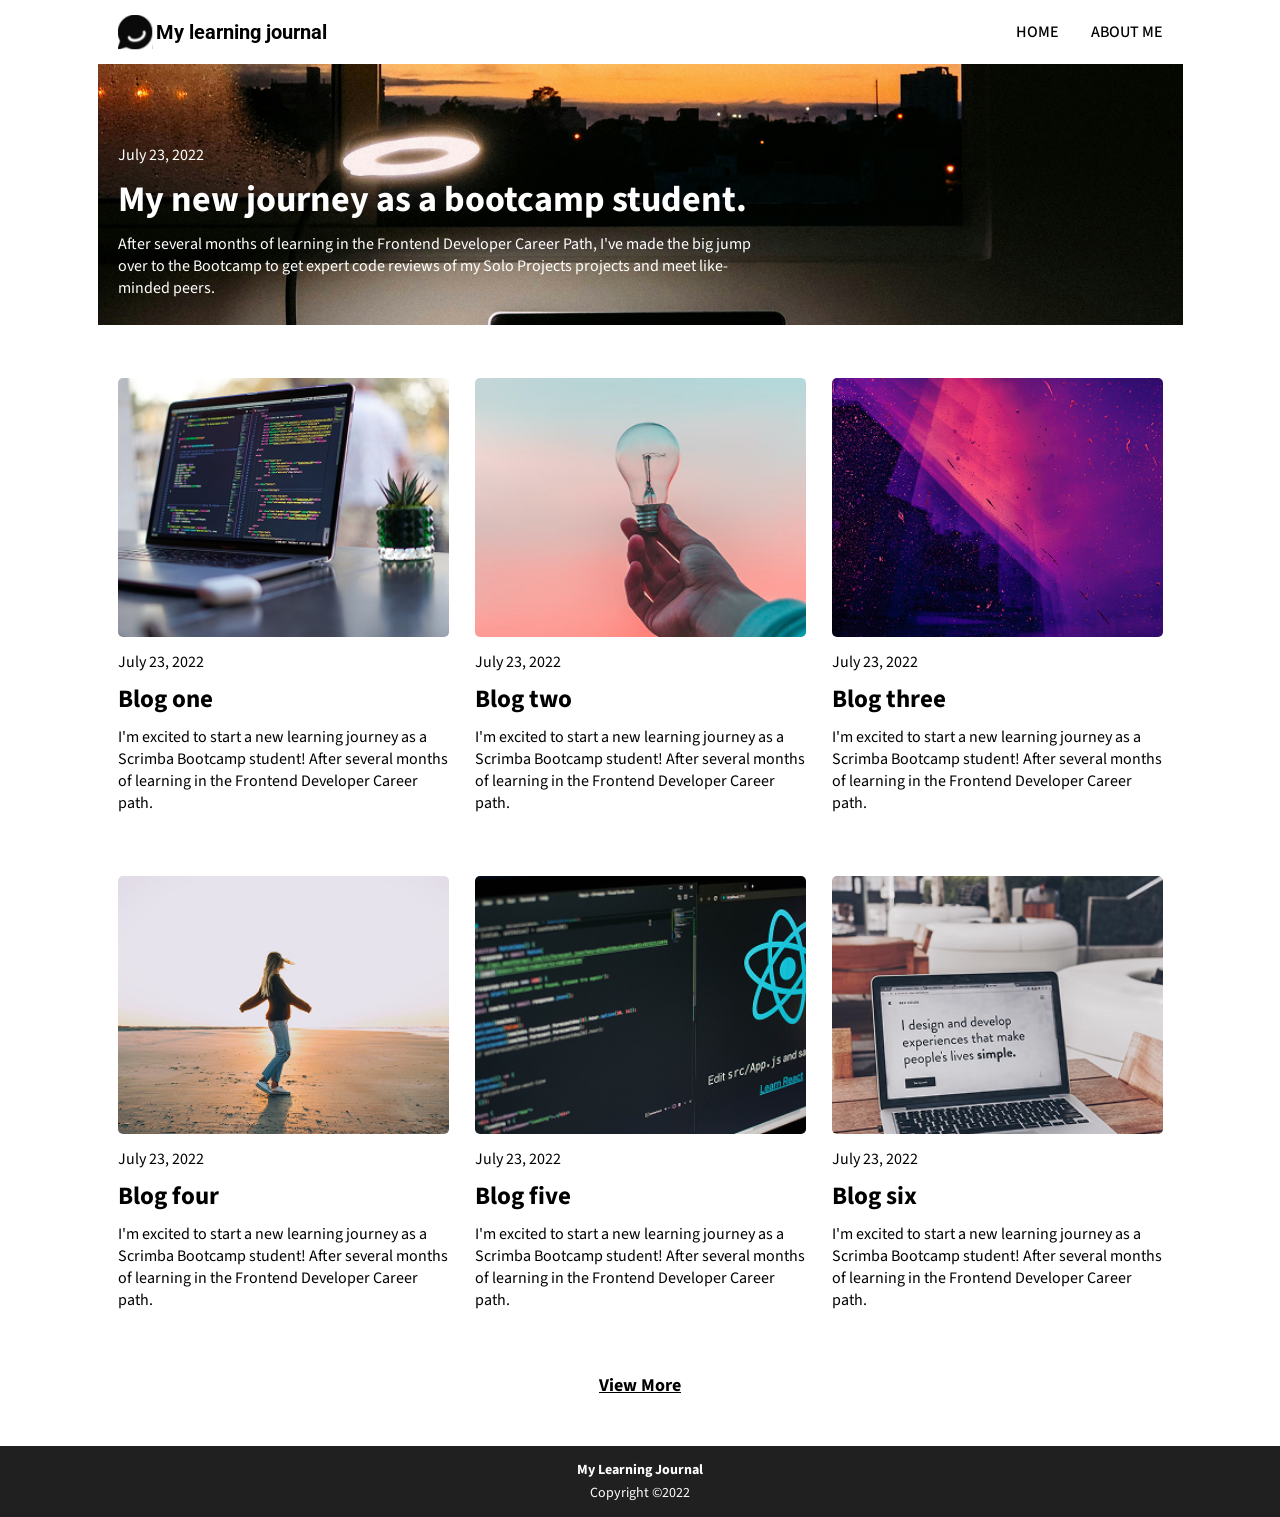
<file: index.html>
<html>
    <head>
        <title>My Learning Journal</title>
        <link rel="stylesheet" href="css/central.css">
        <link rel="stylesheet" href="css/home.css">
        <link rel="preconnect" href="https://fonts.googleapis.com">
        <link rel="preconnect" href="https://fonts.gstatic.com" crossorigin>
        <link href="https://fonts.googleapis.com/css2?family=Roboto:ital,wght@0,100..900;1,100..900&family=Source+Sans+3:ital,wght@0,200..900;1,200..900&display=swap" rel="stylesheet">
        <meta name="viewport" content="width=device-width, initial-scale=1.0">

    </head>
    <body>
        <header>
            <div class="nav-bar">
                <div class="logo-div" onclick="redirectHome()">
                    <img src="images/logo.svg" class="image-logo">
                    <p class="home-link">My learning journal</p>
                </div>
                <nav class="links-div">
                    <ul>
                        <li><a href="index.html" class="nav-links">HOME</a></li>
                        <li><a href="about_me.html" class="nav-links">ABOUT ME</a></li>
                    </ul>
                </nav>
            </div>
        </header>
        <main>
            <div class="hero-div" onclick="redirectBlog()">
                <p class="date-text">July 23, 2022</p>
                <h1 class="title-text">My new journey as a bootcamp student.</h1>
                <p class="subtext">After several months of learning in the Frontend Developer Career Path, 
                    I've made the big jump over to the Bootcamp to get expert code reviews of my
                    Solo Projects projects and meet like-minded peers.
                </p>
            </div>                
            <div class="main">
                <article class="article-container first-post">
                    <img src="/images/post_1.png" class="post-images">
                    <p class="post-date-text">July 23, 2022</p>
                    <p class="post-title-text">Blog one</p>
                    <p class="post-preview-text">I'm excited to start a new learning journey as a Scrimba Bootcamp student! After several months of learning in the Frontend Developer Career path.</p>
                </article>
                <article class="article-container second-post">
                    <img src="/images/post_2.png" class="post-images">
                    <p class="post-date-text">July 23, 2022</p>
                    <p class="post-title-text">Blog two</p>
                    <p class="post-preview-text">I'm excited to start a new learning journey as a Scrimba Bootcamp student! After several months of learning in the Frontend Developer Career path.</p>
                </article>
                <article class="article-container third-post">
                    <img src="/images/post_3.png" class="post-images">
                    <p class="post-date-text">July 23, 2022</p>
                    <p class="post-title-text">Blog three</p>
                    <p class="post-preview-text">I'm excited to start a new learning journey as a Scrimba Bootcamp student! After several months of learning in the Frontend Developer Career path.</p>
                </article>
                <article class="article-container fourth-post">
                    <img src="/images/post_4.png" class="post-images">
                    <p class="post-date-text">July 23, 2022</p>
                    <p class="post-title-text">Blog four</p>
                    <p class="post-preview-text">I'm excited to start a new learning journey as a Scrimba Bootcamp student! After several months of learning in the Frontend Developer Career path.</p>
                </article>
                <article class="article-container fifth-post">
                    <img src="/images/post_5.png" class="post-images">
                    <p class="post-date-text">July 23, 2022</p>
                    <p class="post-title-text">Blog five</p>
                    <p class="post-preview-text">I'm excited to start a new learning journey as a Scrimba Bootcamp student! After several months of learning in the Frontend Developer Career path.</p>
                </article>
                <article class="article-container sixth-post">
                    <img src="/images/post_6.png" class="post-images">
                    <p class="post-date-text">July 23, 2022</p>
                    <p class="post-title-text">Blog six</p>
                    <p class="post-preview-text">I'm excited to start a new learning journey as a Scrimba Bootcamp student! After several months of learning in the Frontend Developer Career path.</p>
                </article>
                <a class="expand-anchor">View More</a>
            </div>
            <footer>
                <div class="footer-container">
                    <p class="footer-title-text">My Learning Journal</p>
                    <p class="footer-copyright-text">Copyright &copy;2022</p>
                </div>
            </footer>
        </main>
        <script src="js/index.js"></script>
    </body>
</html>
</file>
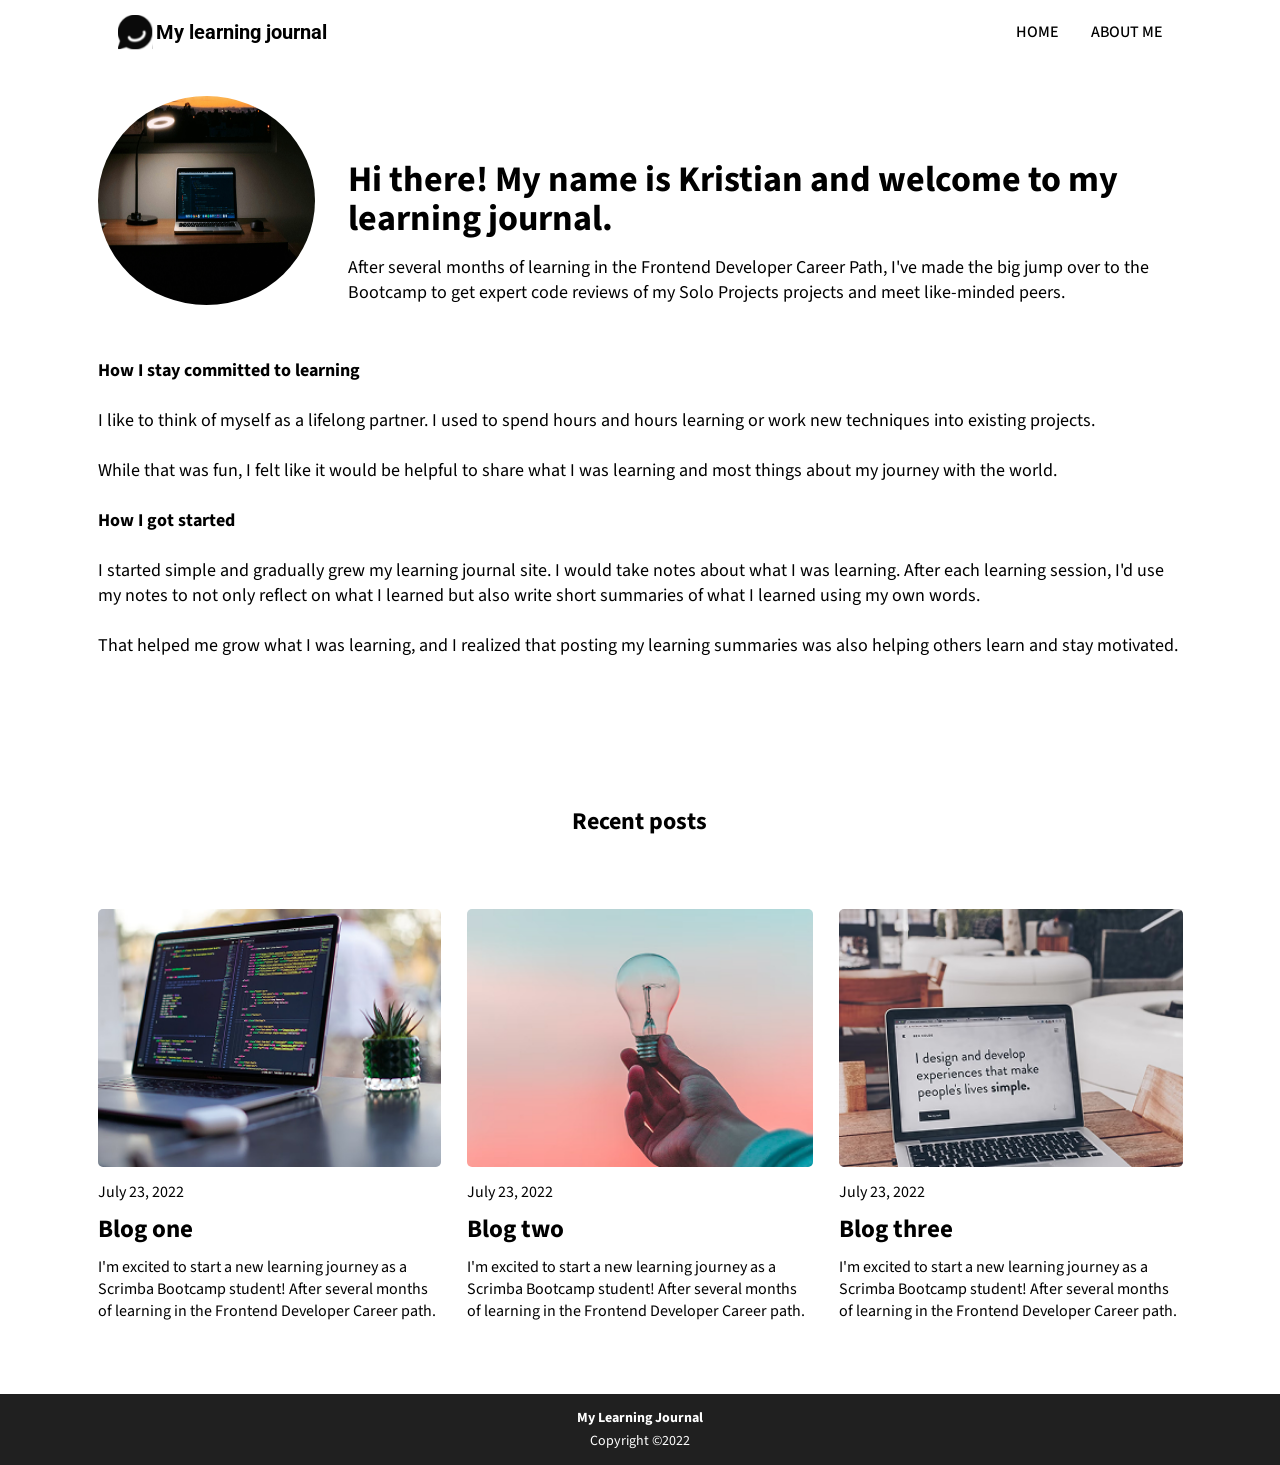
<file: about_me.html>
<html>
    <head>
        <title>My Learning Journal</title>
        <link rel="stylesheet" href="css/central.css">
        <link rel="stylesheet" href="css/blog.css">
        <link rel="stylesheet" href="css/about_me.css">
        <link rel="preconnect" href="https://fonts.googleapis.com">
        <link rel="preconnect" href="https://fonts.gstatic.com" crossorigin>
        <link href="https://fonts.googleapis.com/css2?family=Roboto:ital,wght@0,100..900;1,100..900&family=Source+Sans+3:ital,wght@0,200..900;1,200..900&display=swap" rel="stylesheet">
        <meta name="viewport" content="width=device-width, initial-scale=1.0">

    </head>
    <body>
         <header>
            <div class="nav-bar">
                <div class="logo-div" onclick="redirectHome()">
                    <img src="images/logo.svg" class="image-logo">
                    <p class="home-link">My learning journal</p>
                </div>
                <nav class="links-div">
                    <ul>
                        <li><a href="index.html" class="nav-links">HOME</a></li>
                        <li><a href="about_me.html" class="nav-links">ABOUT ME</a></li>
                    </ul>
                </nav>
            </div>
        </header>
        <main>
            <div class="main">
                <div class="blog">
                    <div class="about-me">
                        <img src="/images/hero_test_2.jpg" class="blog-image">
                        <div class="about-me-text">
                            <h1 class="title-text">Hi there! My name is Kristian and welcome to my learning journal.</h1>
                            <p class="subtext">After several months of learning in the Frontend Developer Career Path, 
                                I've made the big jump over to the Bootcamp to get expert code reviews of my
                                Solo Projects projects and meet like-minded peers.
                            </p>
                        </div>
                        
                    </div>
                    <p><span class="subheader">How I stay committed to learning</span>
                        <br><br>
                        I like to think of myself as a lifelong partner. I used to spend hours and hours learning
                        or work new techniques into existing projects.
                        <br><br>
                        While that was fun, I felt like 
                        it would be helpful to share what I was learning and most things about my journey with the world.
                        <br><br>
                        <span class="subheader">How I got started</span>
                        <br><br>
                        I started simple and gradually grew my learning journal site. I would take notes about what I was 
                        learning. After each learning session, I'd use my notes to not only reflect on what I learned but 
                        also write short summaries of what I learned using my own words.
                        <br><br>
                        That helped me grow what I was learning, and I realized that posting my learning summaries was also 
                        helping others learn and stay motivated.
                    </p>
                </div>
                <div class="recent-posts-div">
                    <p class="recent-posts-subheader">Recent posts</p>
                    <article class="article-container first-post">
                        <img src="/images/post_1.png" class="post-images">
                        <p class="post-date-text">July 23, 2022</p>
                        <p class="post-title-text">Blog one</p>
                        <p class="post-preview-text">I'm excited to start a new learning journey as a Scrimba Bootcamp student! After several months of learning in the Frontend Developer Career path.</p>
                    </article>
                    <article class="article-container second-post">
                        <img src="/images/post_2.png" class="post-images">
                        <p class="post-date-text">July 23, 2022</p>
                        <p class="post-title-text">Blog two</p>
                        <p class="post-preview-text">I'm excited to start a new learning journey as a Scrimba Bootcamp student! After several months of learning in the Frontend Developer Career path.</p>
                    </article>
                    <article class="article-container third-post">
                        <img src="/images/post_6.png" class="post-images">
                        <p class="post-date-text">July 23, 2022</p>
                        <p class="post-title-text">Blog three</p>
                        <p class="post-preview-text">I'm excited to start a new learning journey as a Scrimba Bootcamp student! After several months of learning in the Frontend Developer Career path.</p>
                    </article>
                </div>
            </div>
            <footer>
                <div class="footer-container">
                    <p class="footer-title-text">My Learning Journal</p>
                    <p class="footer-copyright-text">Copyright &copy;2022</p>
                </div>
            </footer>
        </main>
        <script src="/js/index.js"></script>
    </body>

</html>
</file>
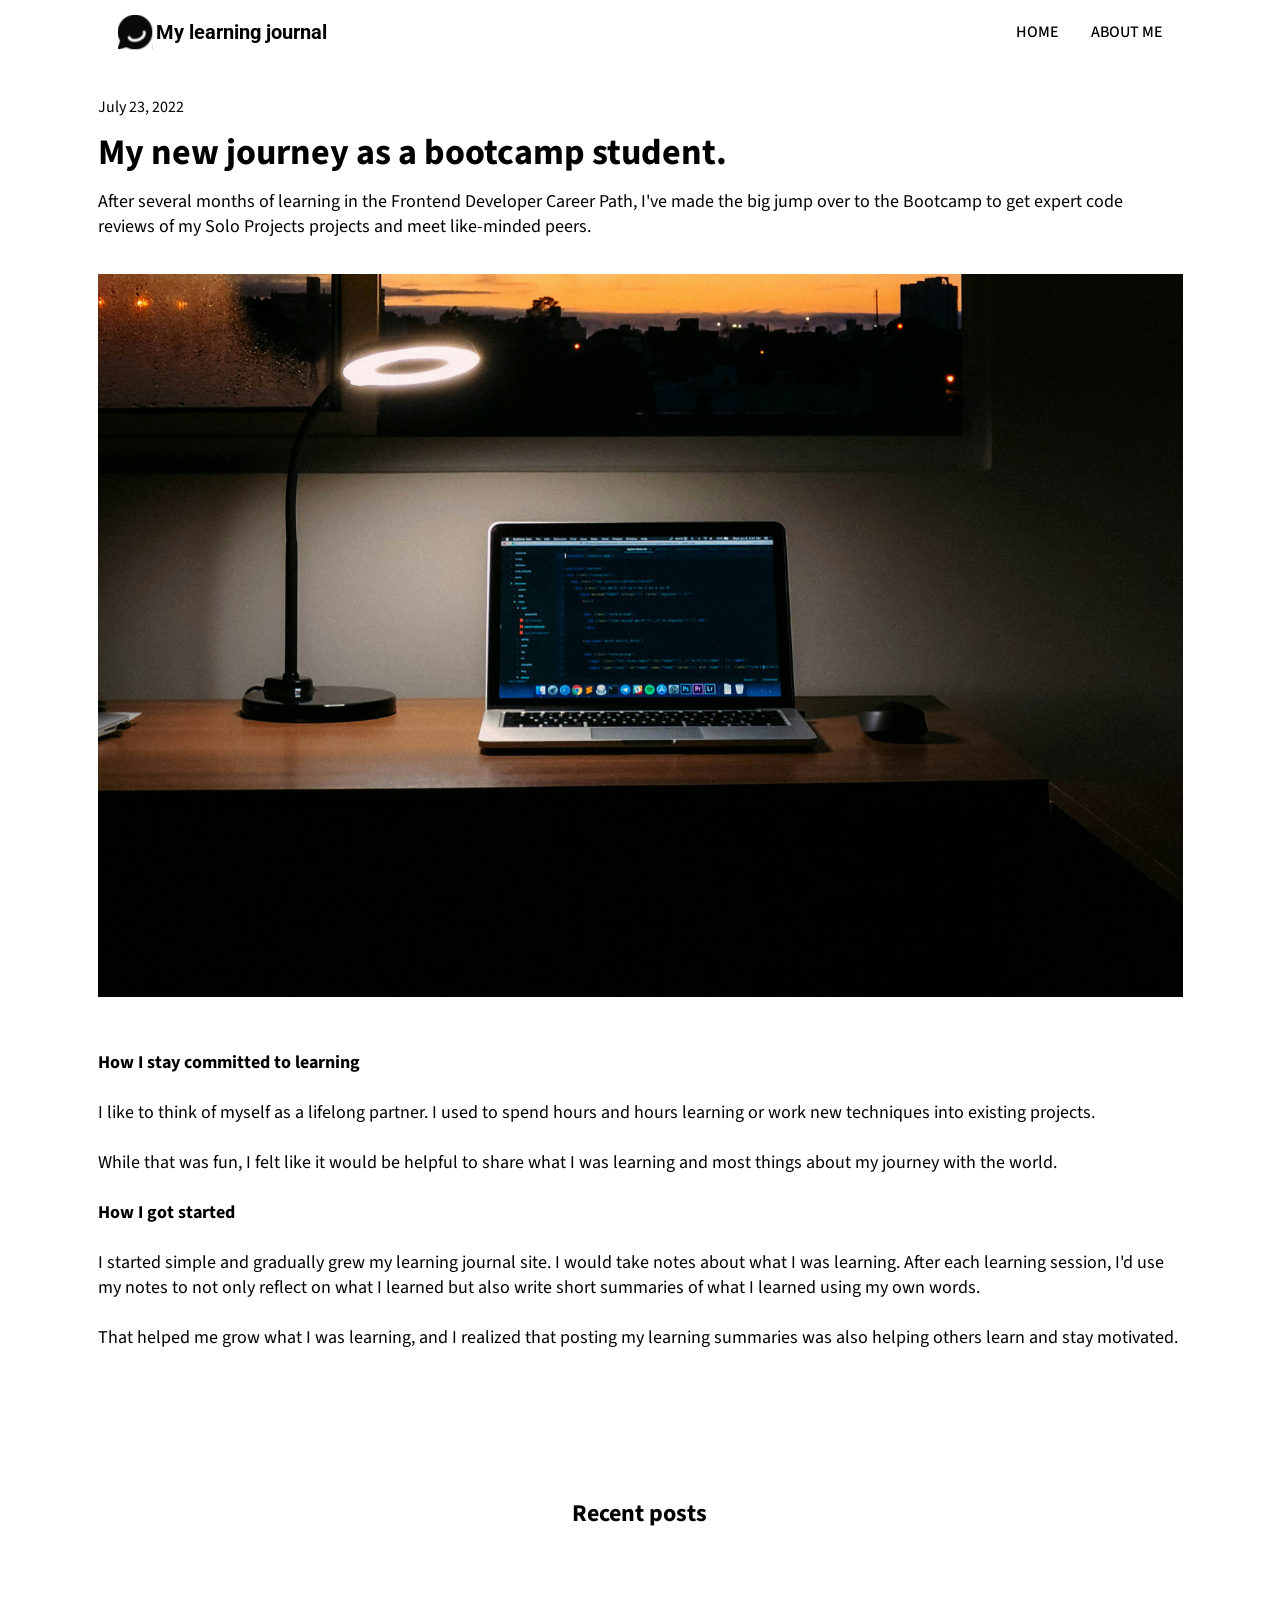
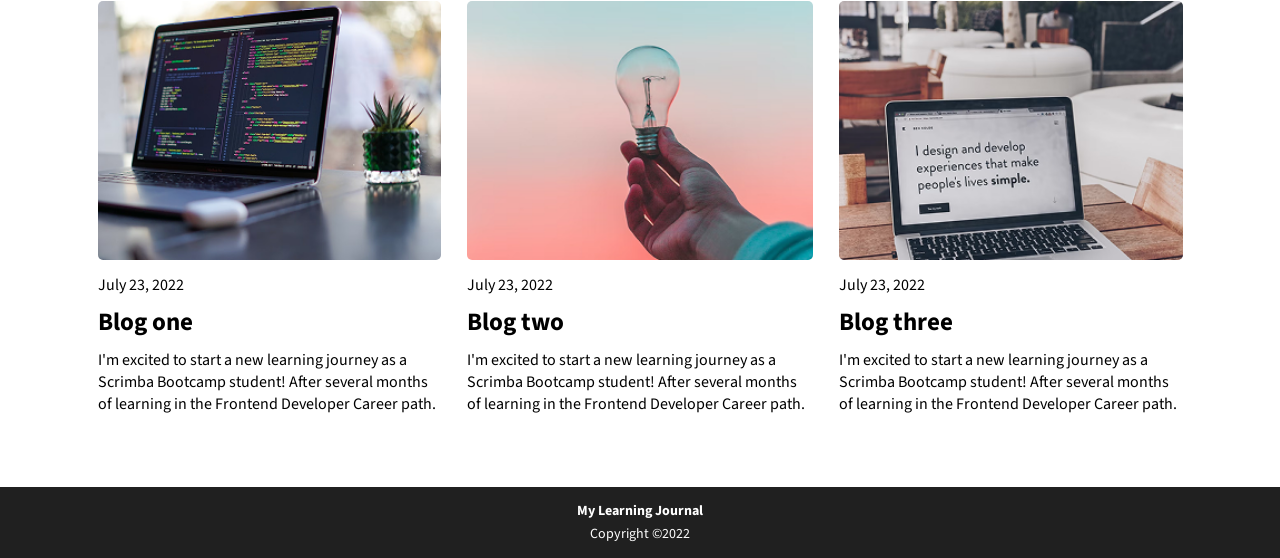
<file: journey.html>
<html>
    <head>
        <title>My Learning Journal</title>
        <link rel="stylesheet" href="css/central.css">
        <link rel="stylesheet" href="css/blog.css">
        <link rel="preconnect" href="https://fonts.googleapis.com">
        <link rel="preconnect" href="https://fonts.gstatic.com" crossorigin>
        <link href="https://fonts.googleapis.com/css2?family=Roboto:ital,wght@0,100..900;1,100..900&family=Source+Sans+3:ital,wght@0,200..900;1,200..900&display=swap" rel="stylesheet">
        <meta name="viewport" content="width=device-width, initial-scale=1.0">

    </head>
    <body>
         <header>
            <div class="nav-bar">
                <div class="logo-div" onclick="redirectHome()">
                    <img src="images/logo.svg" class="image-logo">
                    <p class="home-link">My learning journal</p>
                </div>
                <nav class="links-div">
                    <ul>
                        <li><a href="index.html" class="nav-links">HOME</a></li>
                        <li><a href="about_me.html" class="nav-links">ABOUT ME</a></li>
                    </ul>
                </nav>
            </div>
        </header>
        <main>
            <div class="main">
                <div class="blog">
                    <p class="date-text">July 23, 2022</p>
                    <h1 class="title-text">My new journey as a bootcamp student.</h1>
                    <p class="subtext">After several months of learning in the Frontend Developer Career Path, 
                        I've made the big jump over to the Bootcamp to get expert code reviews of my
                        Solo Projects projects and meet like-minded peers.
                    </p>
                    <img src="/images/hero_test_2.jpg" class="blog-image">
                    <p><span class="subheader">How I stay committed to learning</span>
                        <br><br>
                        I like to think of myself as a lifelong partner. I used to spend hours and hours learning
                        or work new techniques into existing projects.
                        <br><br>
                        While that was fun, I felt like 
                        it would be helpful to share what I was learning and most things about my journey with the world.
                        <br><br>
                        <span class="subheader">How I got started</span>
                        <br><br>
                        I started simple and gradually grew my learning journal site. I would take notes about what I was 
                        learning. After each learning session, I'd use my notes to not only reflect on what I learned but 
                        also write short summaries of what I learned using my own words.
                        <br><br>
                        That helped me grow what I was learning, and I realized that posting my learning summaries was also 
                        helping others learn and stay motivated.
                    </p>
                </div>
                <div class="recent-posts-div">
                    <p class="recent-posts-subheader">Recent posts</p>
                    <article class="article-container first-post">
                        <img src="/images/post_1.png" class="post-images">
                        <p class="post-date-text">July 23, 2022</p>
                        <p class="post-title-text">Blog one</p>
                        <p class="post-preview-text">I'm excited to start a new learning journey as a Scrimba Bootcamp student! After several months of learning in the Frontend Developer Career path.</p>
                    </article>
                    <article class="article-container second-post">
                        <img src="/images/post_2.png" class="post-images">
                        <p class="post-date-text">July 23, 2022</p>
                        <p class="post-title-text">Blog two</p>
                        <p class="post-preview-text">I'm excited to start a new learning journey as a Scrimba Bootcamp student! After several months of learning in the Frontend Developer Career path.</p>
                    </article>
                    <article class="article-container third-post">
                        <img src="/images/post_6.png" class="post-images">
                        <p class="post-date-text">July 23, 2022</p>
                        <p class="post-title-text">Blog three</p>
                        <p class="post-preview-text">I'm excited to start a new learning journey as a Scrimba Bootcamp student! After several months of learning in the Frontend Developer Career path.</p>
                    </article>
                </div>
            </div>
            <footer>
                <div class="footer-container">
                    <p class="footer-title-text">My Learning Journal</p>
                    <p class="footer-copyright-text">Copyright &copy;2022</p>
                </div>
            </footer>
        </main>
        <script src="js/index.js"></script>
    </body>

</html>
</file>
<file: css/central.css>
/* Layout */
html, 
body {
    margin: 0;
    padding: 0;
}

.nav-bar,
.hero-div,
.main,
.footer-container,
.blog{
    box-sizing: border-box;
}

.main,
.blog,
.hero-div {
    display: flex;
    flex-direction: column;
}

.hero-div {
    min-width: 414px;
    max-width: 1085px;
    margin: 0 auto;
    height: auto;
}

.main{
    justify-content: center;
    align-items: center;
    margin-top: 34px;
    padding-left: 20px;
    padding-right: 20px;
    min-width: 414px;
}

.article-container {
    display: flex;
    flex-direction: column;
    width: 100%;
    max-width: 600px;
    height: auto;
    box-sizing: border-box;
}

.post-images {
    margin-bottom: 0.875rem;
    border-radius: 5px;
    width: 100%;
    height: auto;
}

.post-date-text {
    margin-top: 0;
    margin-bottom: 0;
}

.post-title-text {
    margin-top: 0.5rem;
    margin-bottom: 0;
}

.post-preview-text {
    margin-top: 0.5625rem;
}

.nav-bar{
    display: flex;
    justify-content: space-between;
    flex-direction: row;
    min-width: 414px;
    width: 100%;
    height: auto;
    background-color: white;
    max-width: 1085px;
    margin: 0 auto;
}

.logo-div {
    display: flex;
    flex-direction: row;
    align-items: center;
    gap: 0.2em;
    margin-left: 20px;
}

.links-div{
    display: flex;
    flex-direction: row;
    margin-right: 20px;
}

.links-div ul{
    display: flex;
    flex-direction: row;
    align-items: center;
    gap: 2em;
    padding: 0;
    margin: 0;    
}

.image-logo{
    width: 35px;
    height: 35px;
}

.date-text,
.title-text,
.subtext {
    margin: 0;
    padding: 0;
}


.footer-container{
    display: flex;
    flex-direction: column;
    align-items: center;
    min-width: 414px;
    max-width: 100%;
    height: auto;
}

.footer-title-text{
    margin-bottom: 0;
}

.footer-copyright-text{
    margin-top: 3px;
}

/* Desktop */
@media (min-width: 1085px) {
    .first-post {
        grid-area: first-post;
    }
    
    .second-post {
        grid-area: second-post;
    }

    .third-post {
        grid-area: third-post;
    }

    .post-images {
        width: 100%;
        height: 100%;
        min-height: 258.53px;
        object-fit: cover;
    }
    
    .post-title-text {
        font-size: clamp(1.5rem, 1.461rem + 0.149vw, 1.563rem);
    }
}

/* Styles */
.nav-links,
.hero-div,
.footer-container,
.post-date-text,
.post-title-text,
.post-preview-text,
.expand-anchor,
.blog,
.recent-posts-subheader{
    font-family: "Source Sans 3", sans-serif;
}

.title-text,
.footer-title-text,
.post-title-text,
.expand-anchor,
.recent-posts-subheader,
.subheader {
    font-weight: bold;
}

.nav-links{
    font-weight: 500;
    text-decoration: none;
    color: black;
    font-size: clamp(0.75rem, 0.596rem + 0.596vw, 1rem);
}

ul {
    list-style-type: none;
}

.home-link{
    font-family: "Roboto", sans-serif;
    font-weight: 700;
    font-size: clamp(0.813rem, 0.543rem + 1.043vw, 1.25rem);
}

.date-text{
    font-size: clamp(0.75rem, 0.596rem + 0.596vw, 1rem);
}

.title-text {
    font-size: clamp(2rem, 1.846rem + 0.596vw, 2.25rem);
    
}

.footer-container{
    background-color: #202020;
    color: white;
    
}

.footer-title-text,
.footer-copyright-text{
    font-size: clamp(0.75rem, 0.673rem + 0.298vw, 0.875rem);
}

.blog {
    font-size: clamp(0.75rem, 0.519rem + 0.894vw, 1.125rem);
}

.recent-posts-subheader{
    font-size: clamp(1rem, 0.692rem + 1.192vw, 1.5rem);
}

.logo-div:hover {
    cursor: pointer;
}
</file>
<file: css/home.css>
.subtext {
    max-width: 650px;
}



.hero-div{
    background-image: url("/images/hero_test_2.jpg");
    background-repeat: no-repeat;
    background-size: cover;
    padding: 5rem 1.25rem 1.625rem 1.25rem;
    gap: 0.5rem;
    

}

.hero-div:hover{
    cursor: pointer;
}

.expand-anchor {
    text-align: center;

}

/* Desktop */
@media (min-width: 1085px) {
    
    .fourth-post {
        grid-area: fourth-post;
    }

    .fifth-post {
        grid-area: fifth-post;
    }

    .sixth-post {
        grid-area: sixth-post;
    }

    .main {
        display: grid;
        grid-template-areas:
            "first-post second-post third-post"
            "fourth-post fifth-post sixth-post"
            "... expand ...";
        column-gap: 1.625rem;
        row-gap: 2.875rem;
        margin: 3.3125rem auto 0 auto;
        height: auto;
        max-width: 1085px;
        box-sizing: border-box;
    }

    
   
    
    .expand-anchor{
        grid-area: expand;
        font-size: clamp(1rem, 0.923rem + 0.298vw, 1.125rem);
        margin-bottom: 3rem;
    }
}

/* Styles */

.clickable-div {
    text-decoration: none;
}

.hero-div {
    color: white;
}

.expand-anchor{
    font-size: clamp(1rem, 0.923rem + 0.298vw, 1.125rem);
    text-decoration: underline;
}
</file>
<file: css/blog.css>
/* Layout */
.blog-image {
    width: 100%;
}

.blog {
    max-width: 1085px;
    margin-bottom: 3.1875rem;
}

.main {
    margin-top: 2rem;
    margin-bottom: 3.5rem;
}

.date-text,
.title-text {
    margin-bottom: 1rem;
}

.title-text {
    line-height: 1.082;
}

.subtext,
.blog-image {
    margin-top: 0;
    margin-bottom: 2.1875rem;
}

.recent-posts-div {
    display: flex;
    flex-direction: column;
    align-items: center;
    margin-top: 0;
}

/* Desktop */
@media (min-width: 1085px){

    .recent-posts-subheader{
        grid-area: recent-header;
        text-align: center;
    }
    
    .recent-posts-div {
        display: grid;
        grid-template-areas:
            "... recent-header ..."
            "first-post second-post third-post";
        column-gap: 1.625rem;
        row-gap: 2.875rem;
        margin: 3.3125rem auto 0 auto;
        height: auto;
        max-width: 1085px;
        box-sizing: border-box;
    }
}
</file>
<file: css/about_me.css>
/* Layout */

.about-me {
    display: flex;
    flex-direction: column;
}

.blog-image {
    width: 50%;
    border-radius: 100%;
    max-width: 20%;
}

.about-me-text {
    display: flex;
    flex-direction: column;
}

@media (min-width: 1085px){
    .about-me {
        flex-direction: row;
        gap: 33px;
    }

    .about-me-text {
        margin-top: 65px;
    }
}
</file>
